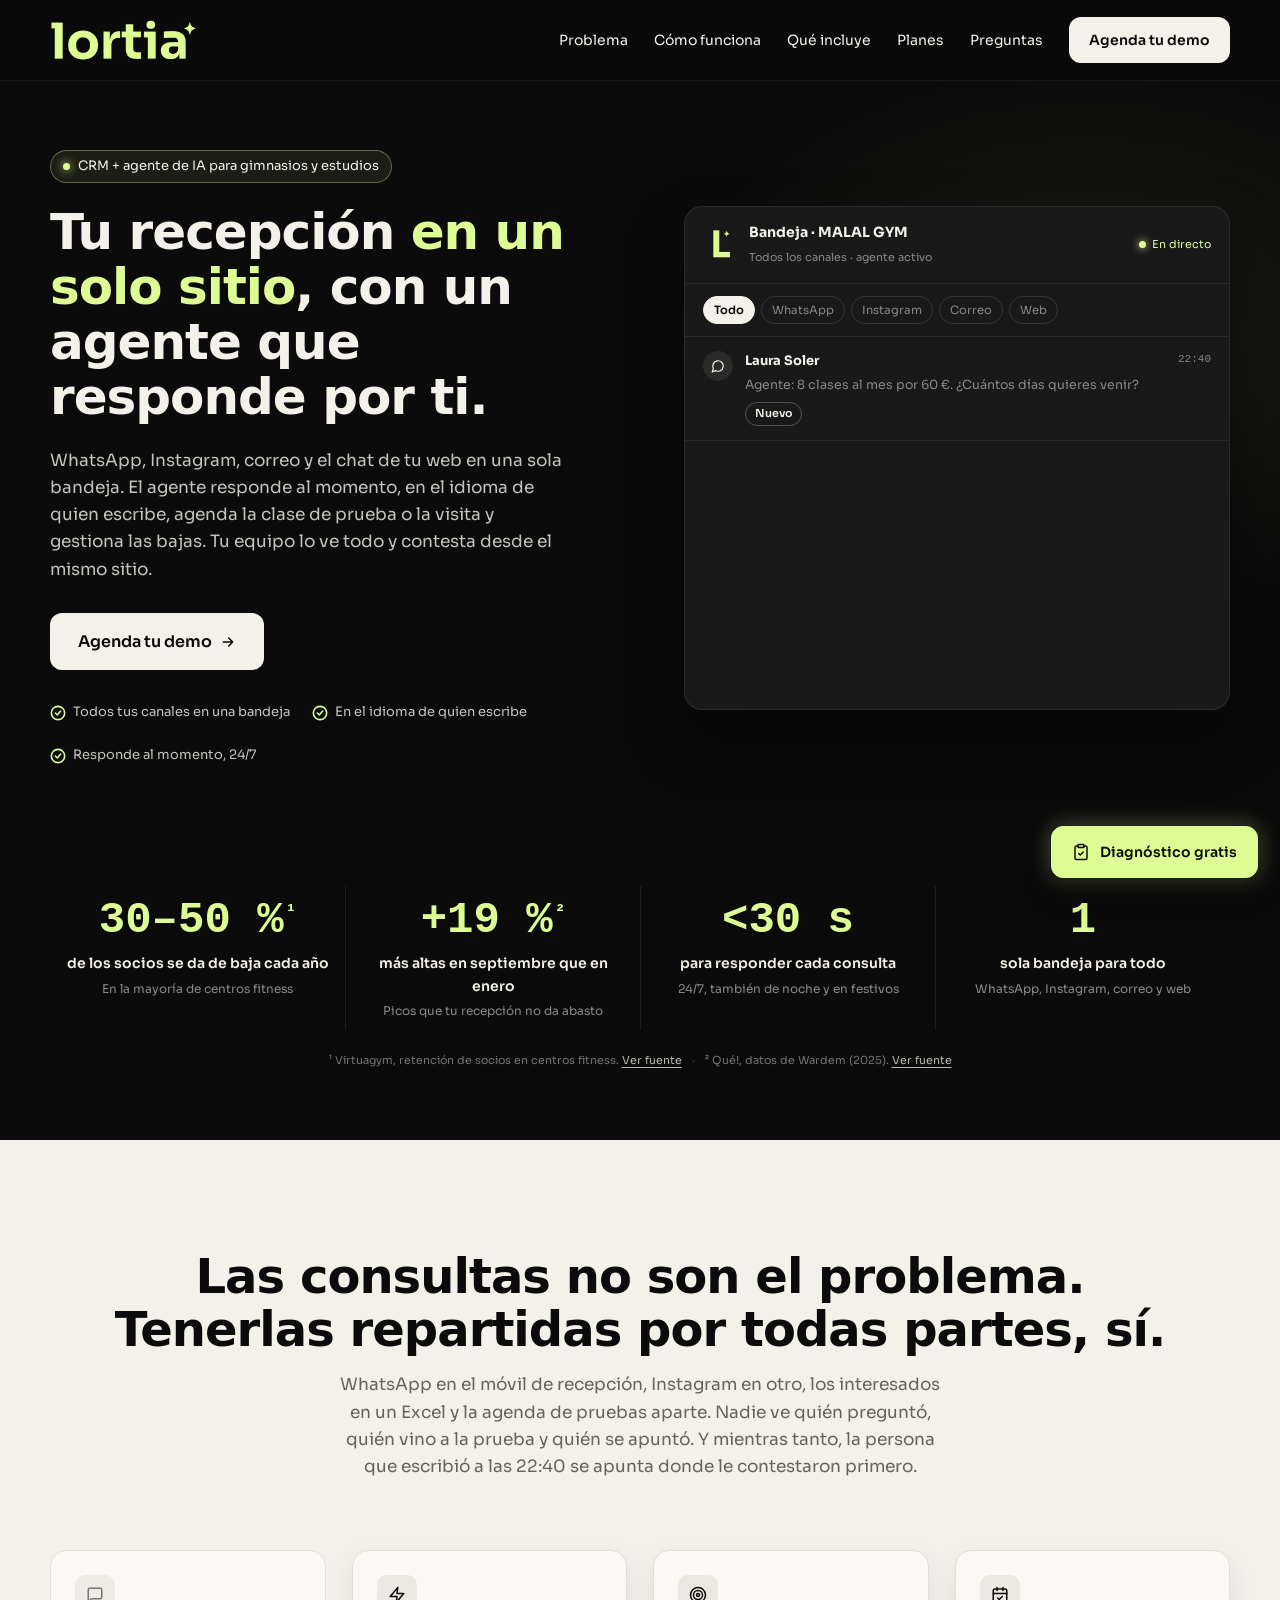
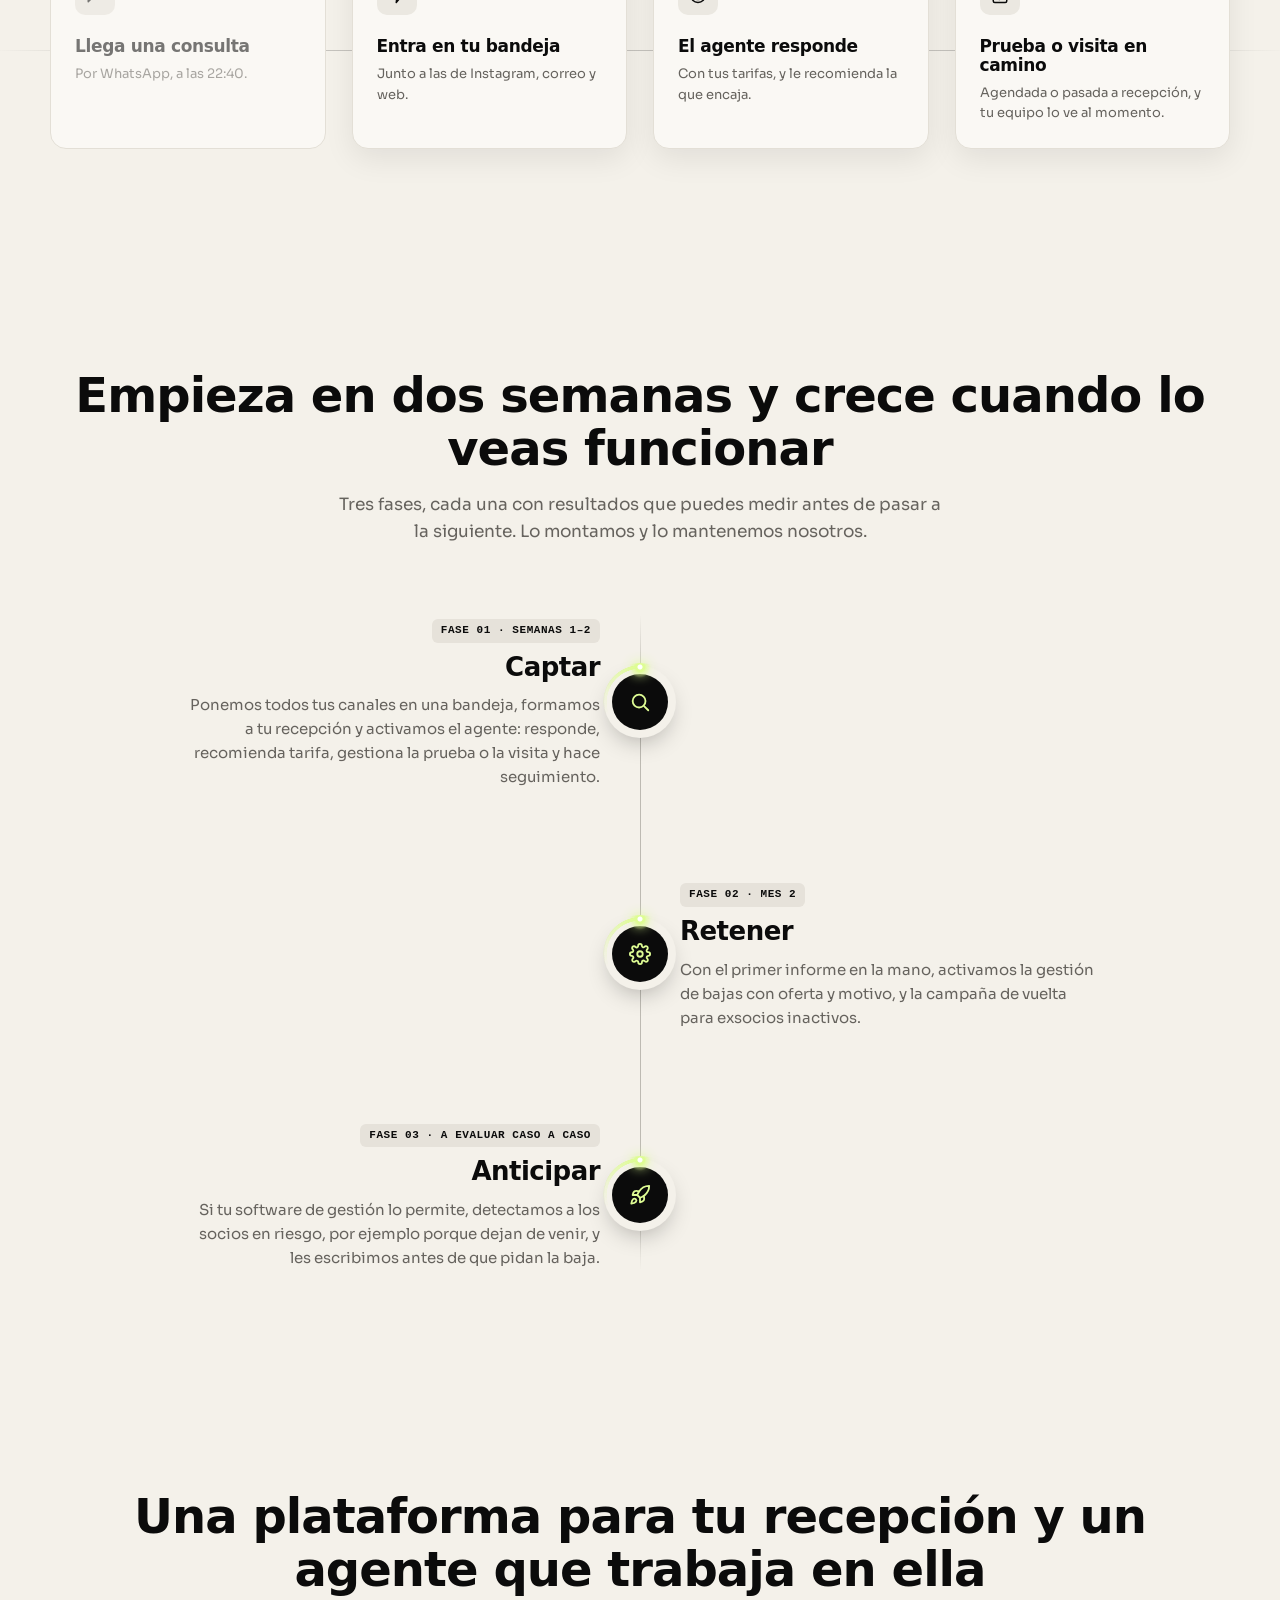
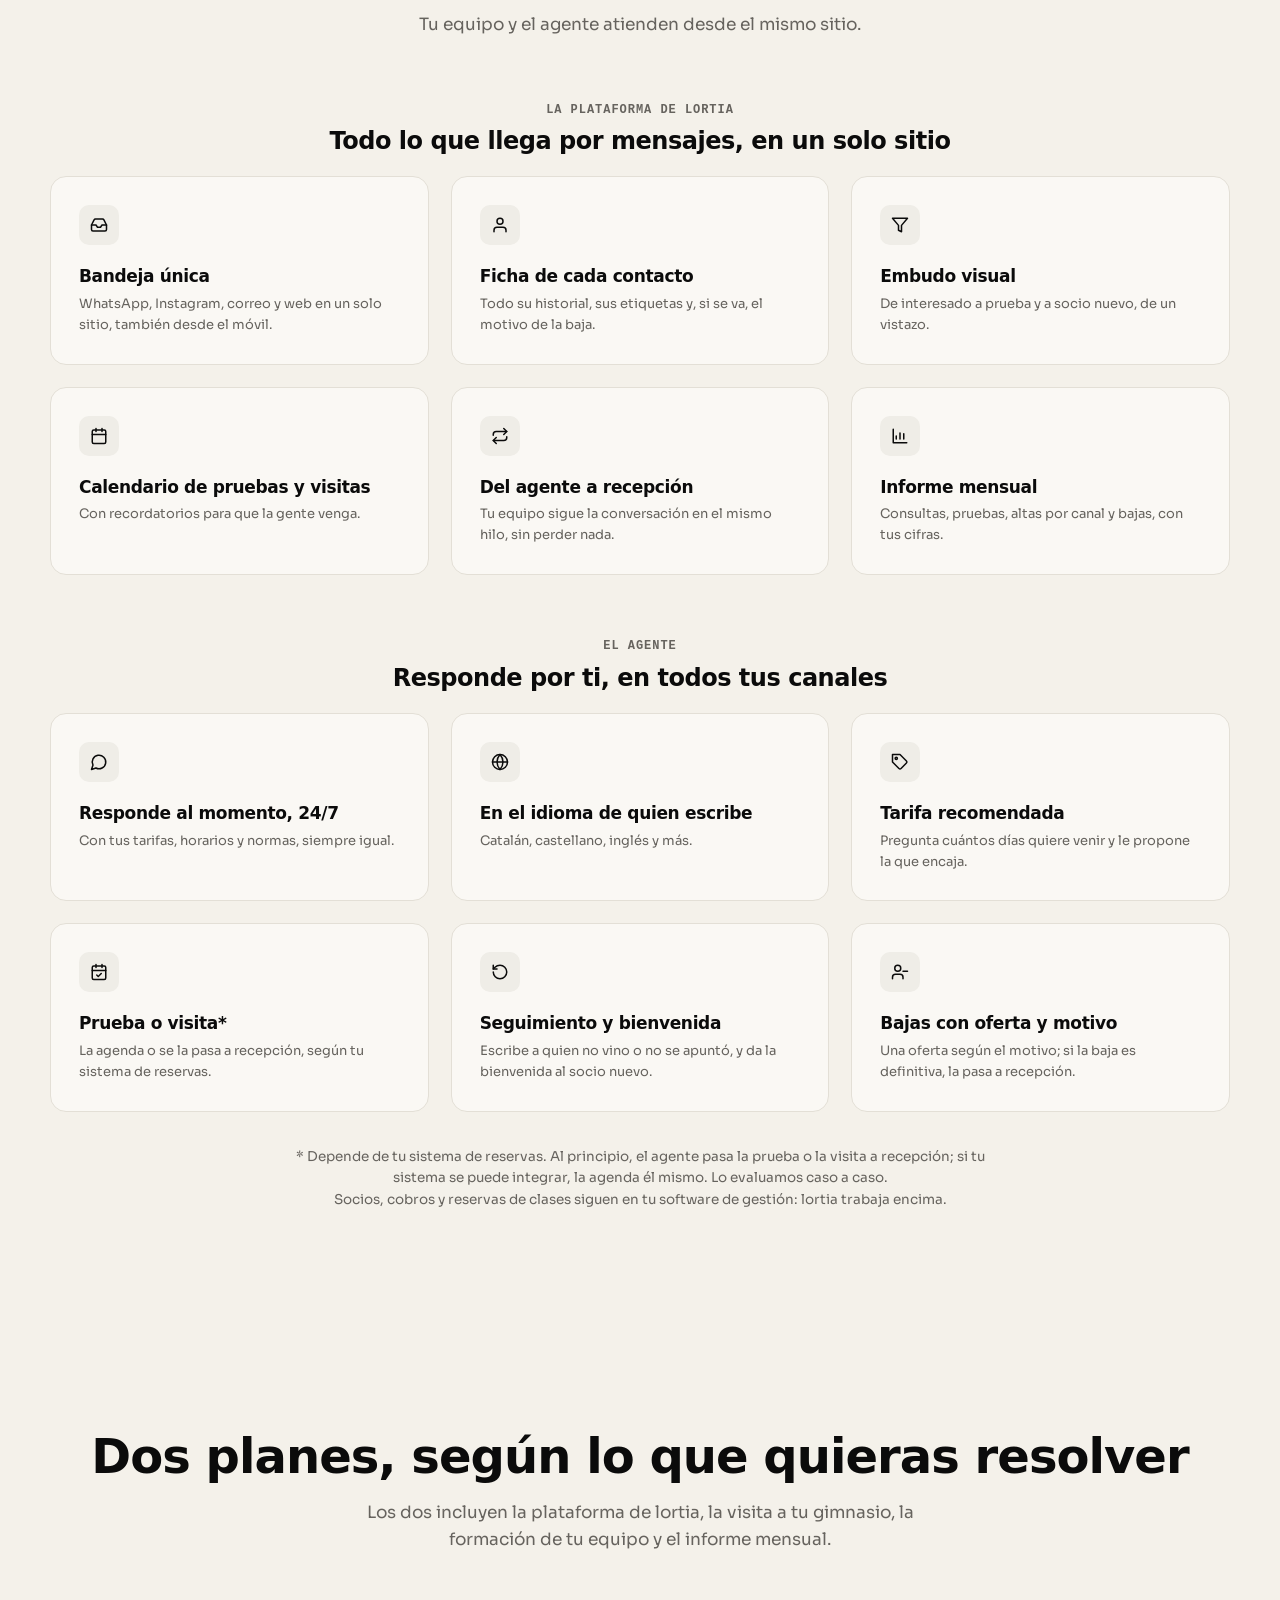
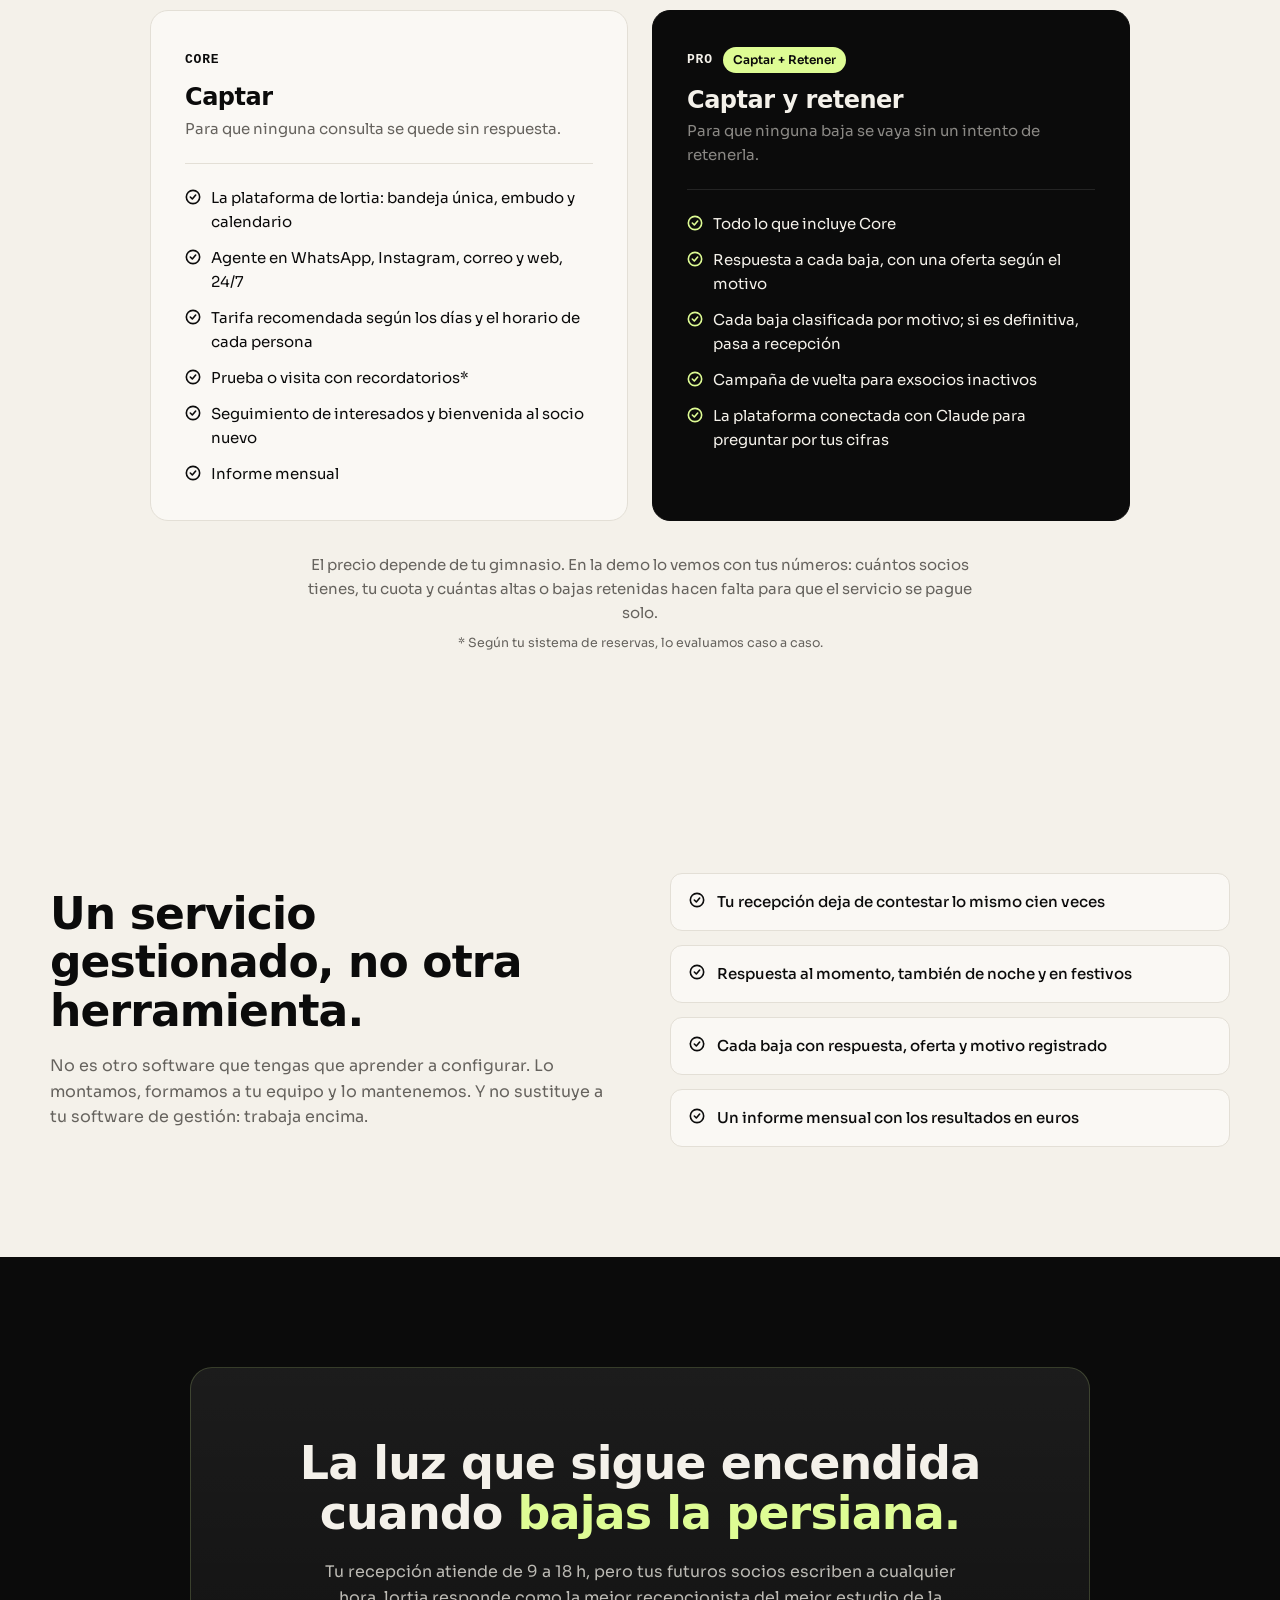
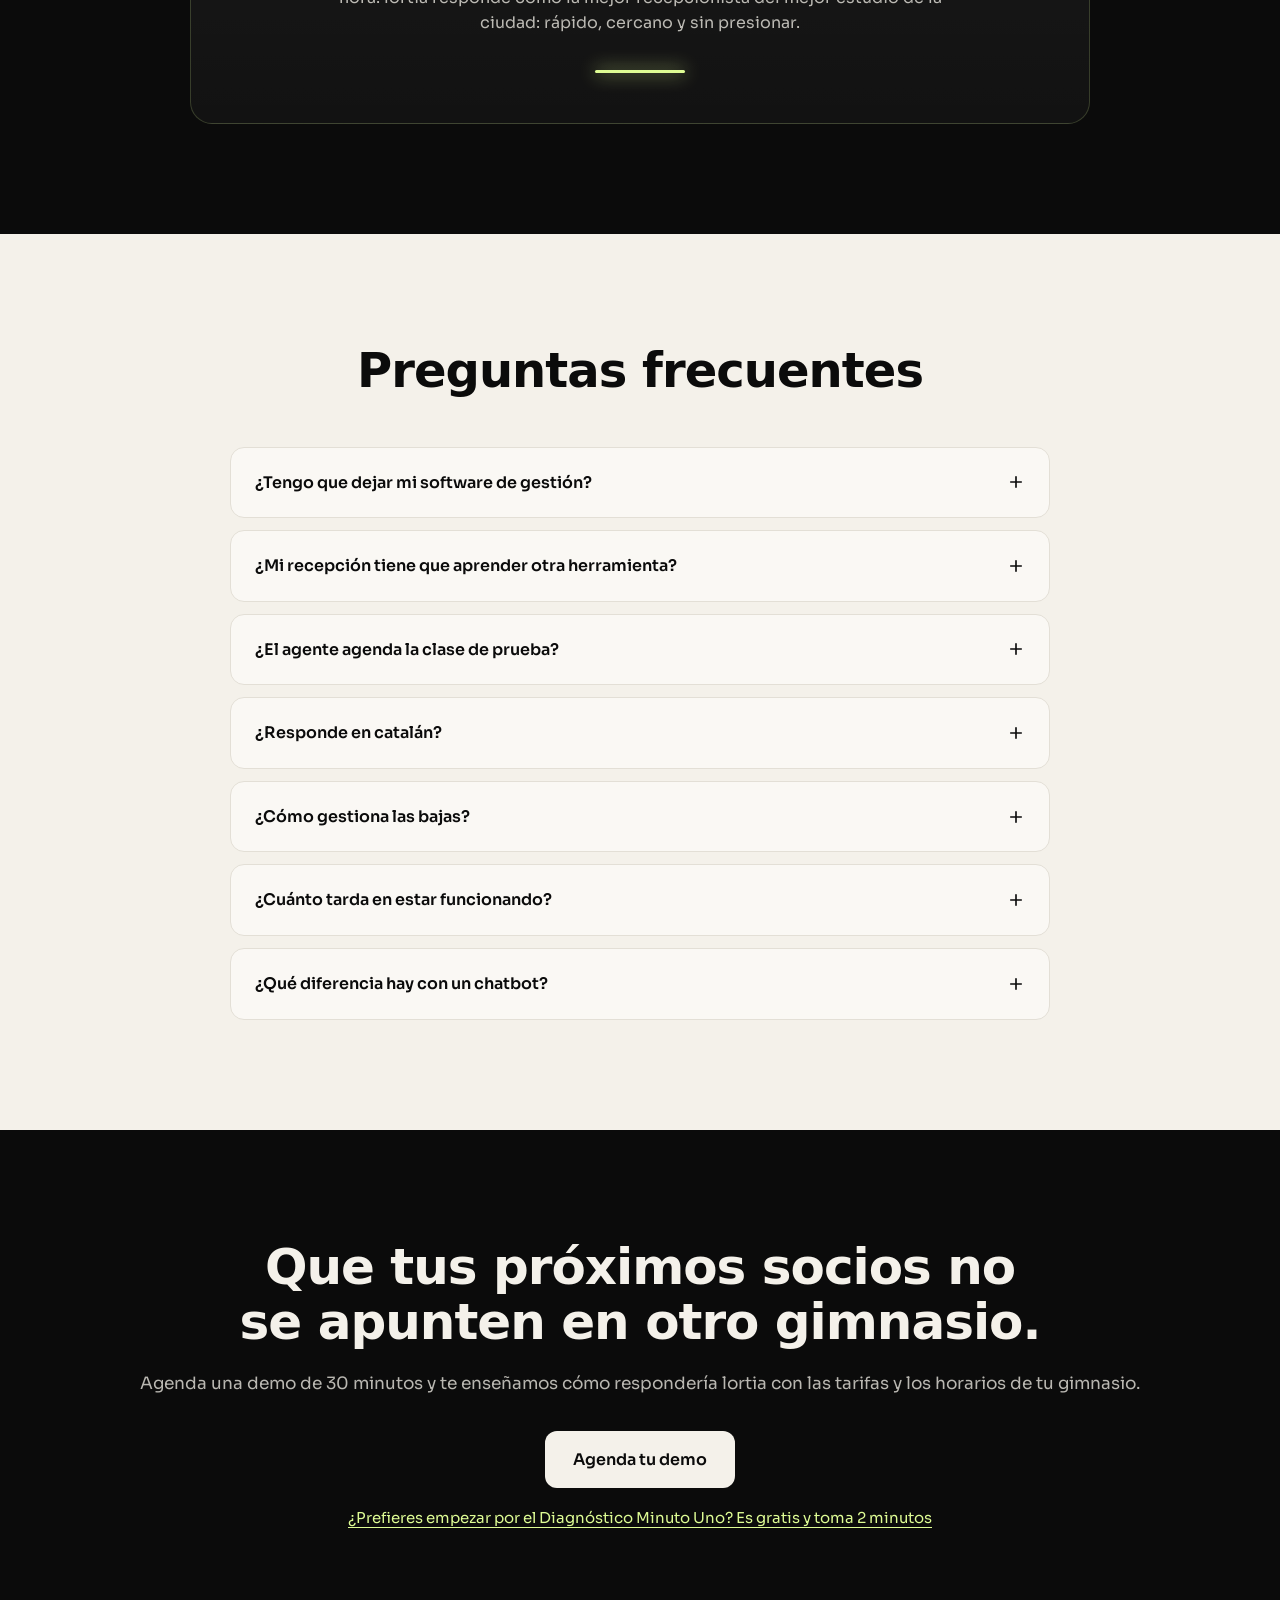
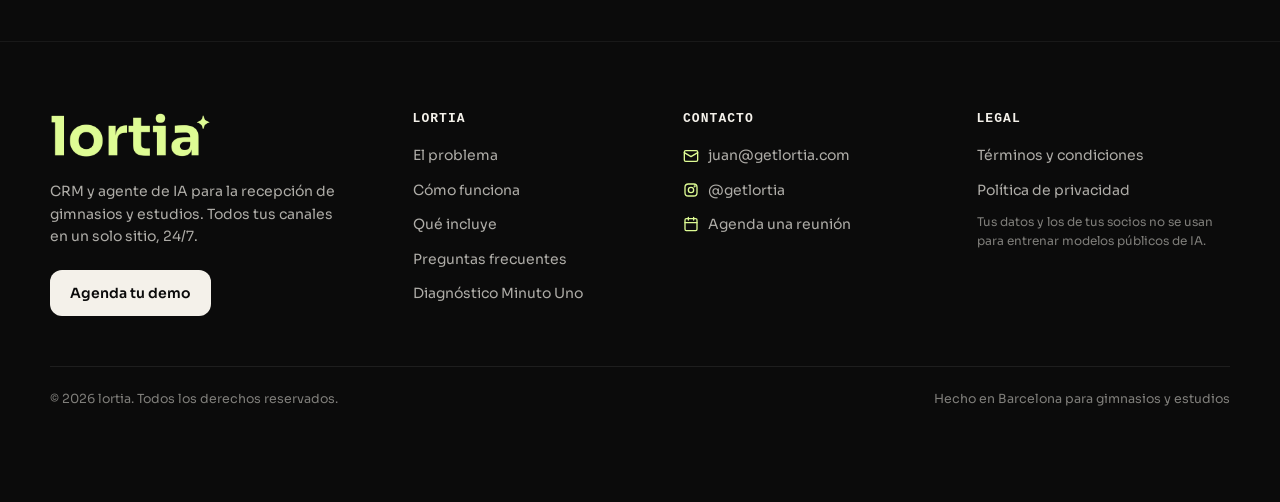
<file: index.html>
<!DOCTYPE html>
<html lang="es">
<head>
  <meta charset="UTF-8">
  <meta name="viewport" content="width=device-width, initial-scale=1.0">
  <title>lortia — Agentes de IA para gimnasios y estudios</title>
  <meta name="robots" content="noindex">
</head>
<body>
  <!-- Vista previa en GitHub Pages. La web real vive en GHL (getlortia.com).
       Para ver otra página: ?p=terminos o ?p=agenda -->
  <div id="captia-landing"></div>
  <script>
    var p = new URLSearchParams(location.search).get('p') || 'home';
    var el = document.getElementById('captia-landing');
    el.setAttribute('data-page', p);
    el.setAttribute('data-base', location.href.split('?')[0].replace(/index\.html$/, '').replace(/[^/]*$/, ''));
  </script>
  <script src="loader.js"></script>
</body>
</html>
</file>
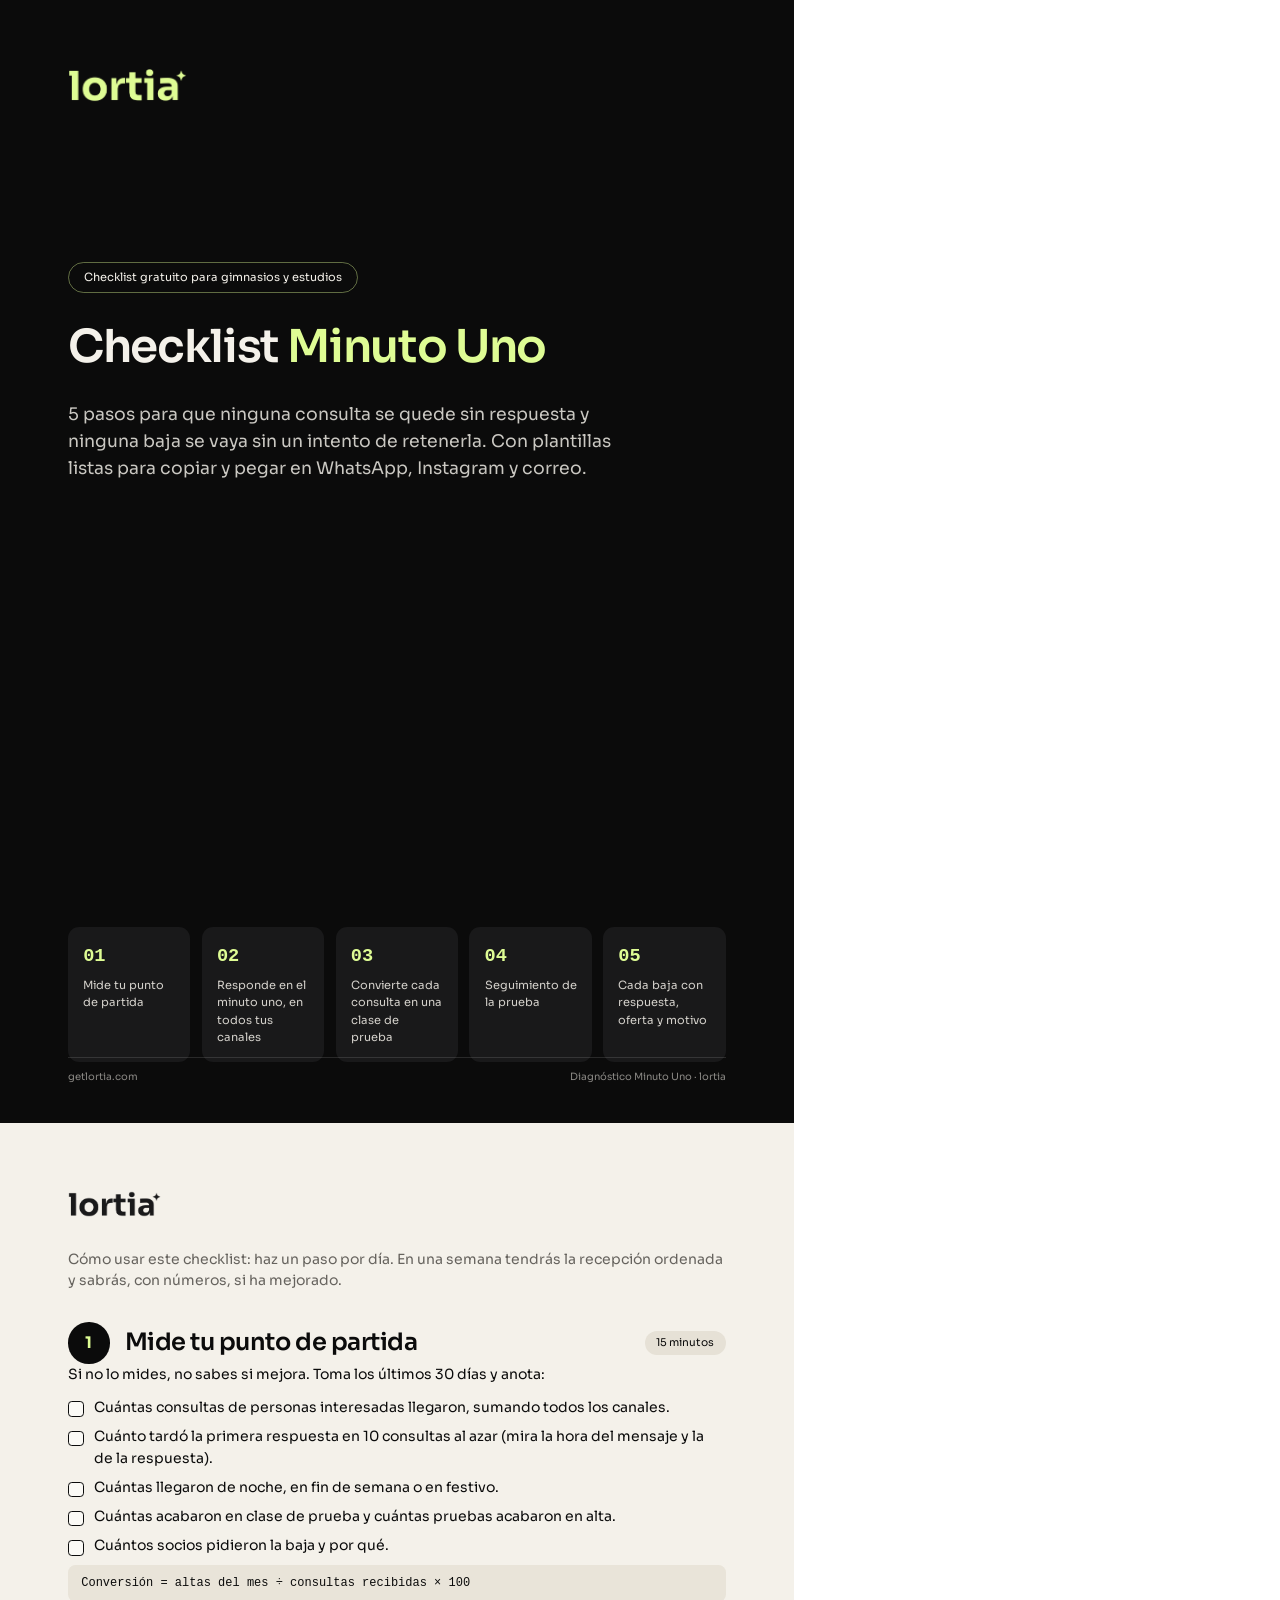
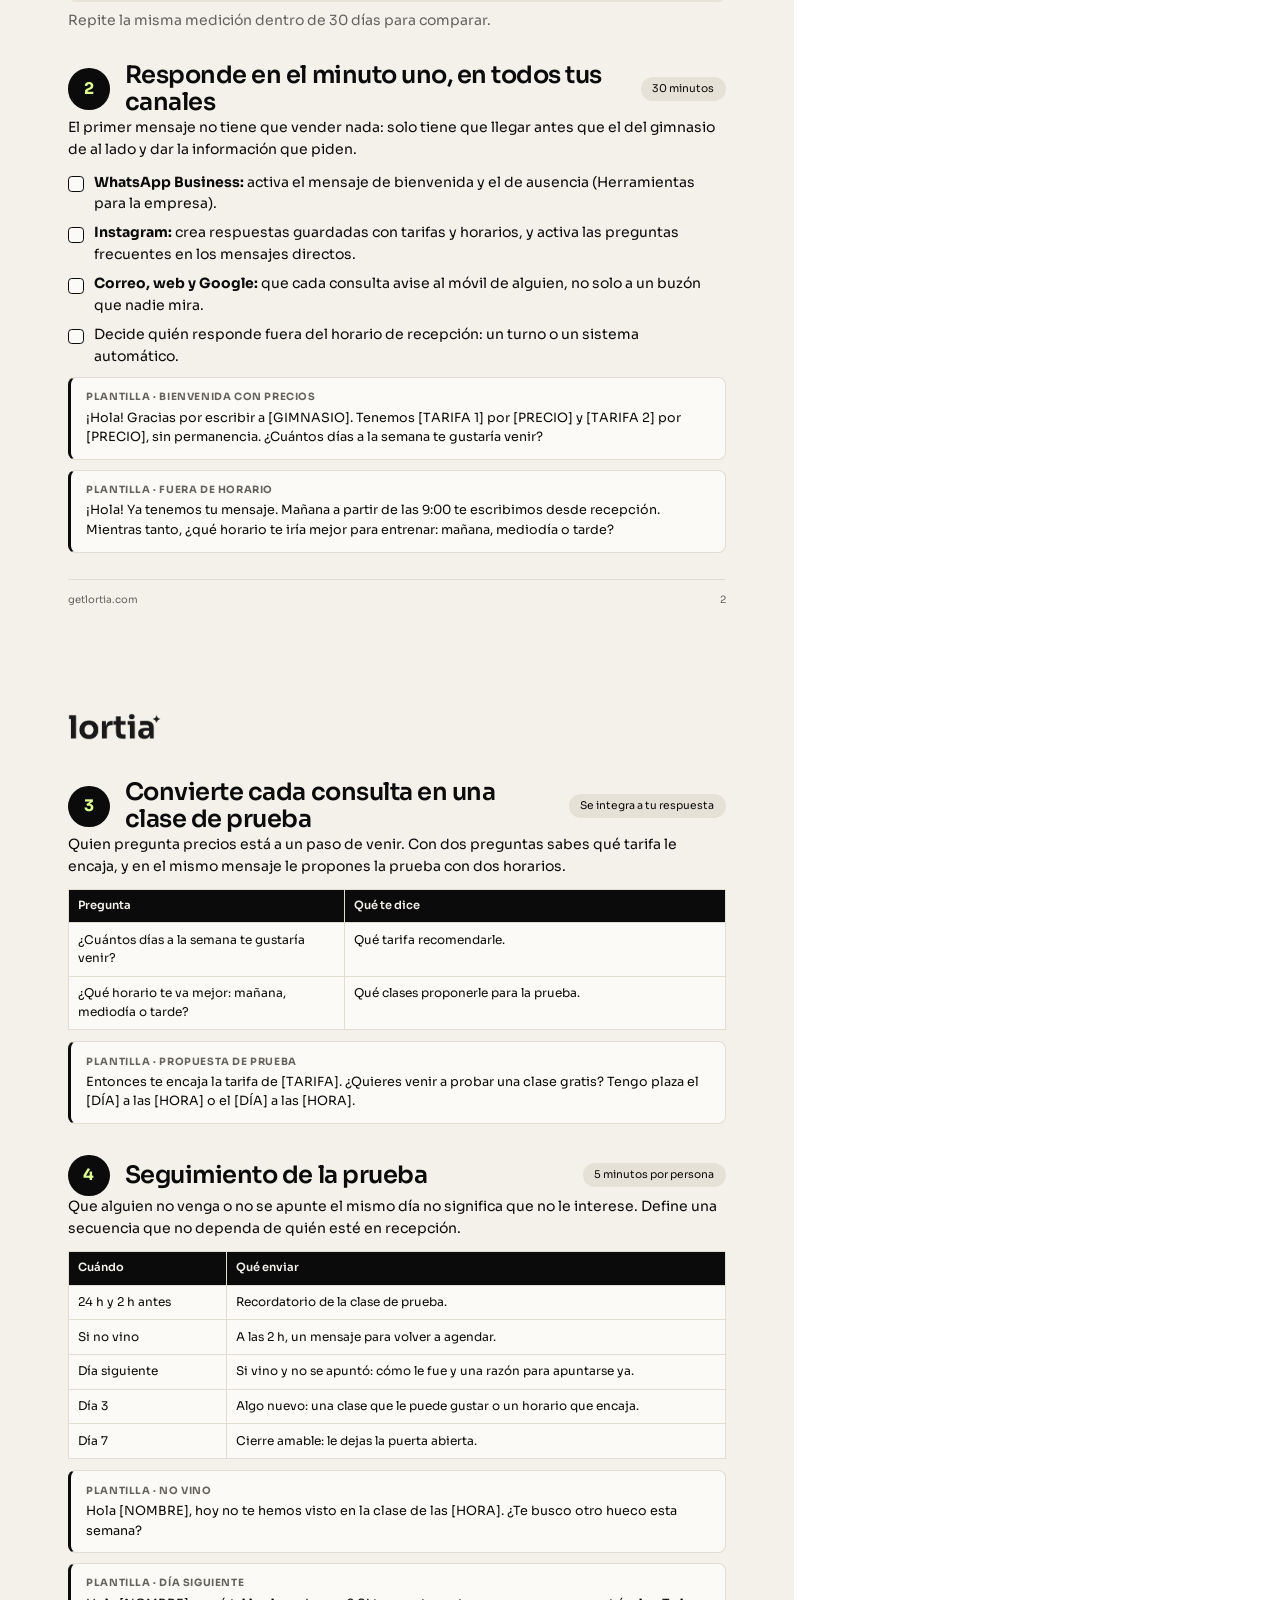
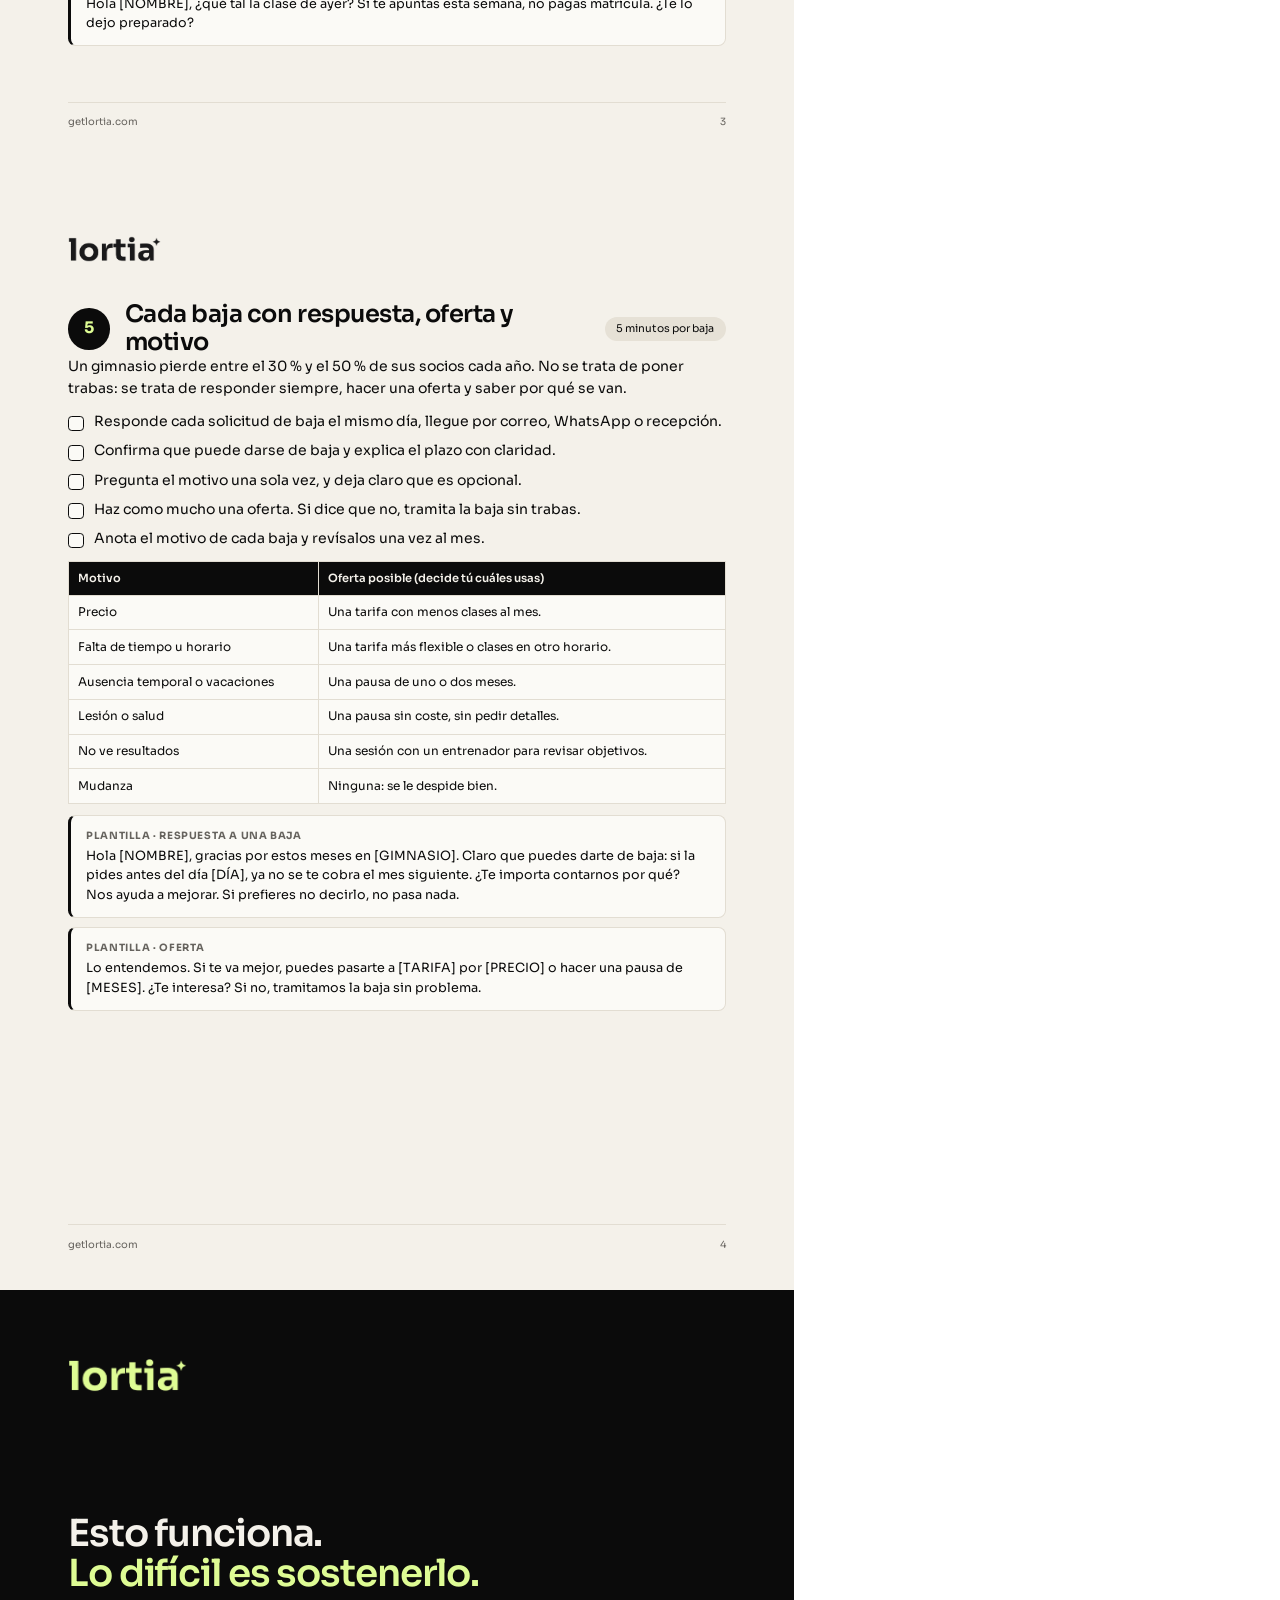
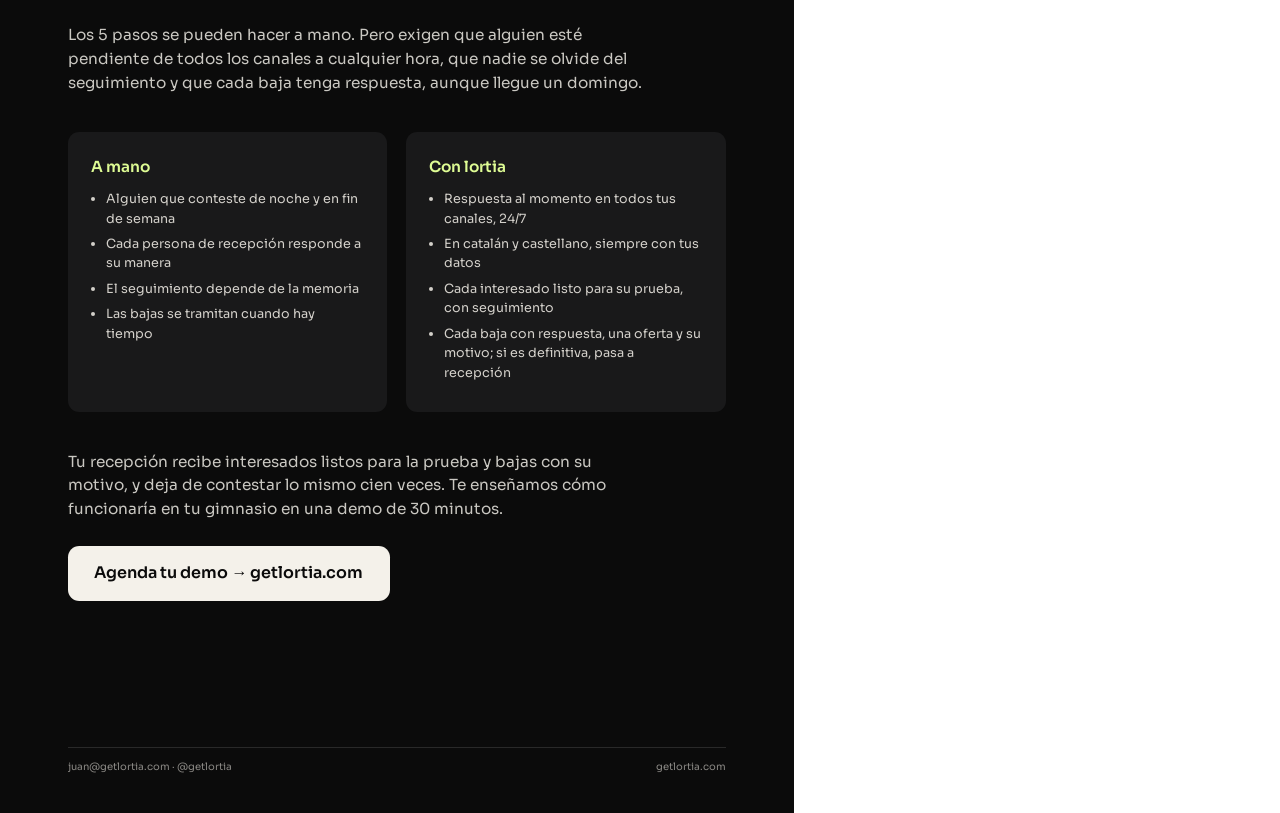
<file: lead-magnet/checklist.html>
<!DOCTYPE html>
<html lang="es">
<head>
<meta charset="UTF-8">
<title>Checklist Minuto Uno · lortia</title>
<!-- Fuente del PDF assets/checklist-minuto-uno.pdf. Para regenerarlo: node lead-magnet/build-pdf.js -->
<style>
  @font-face { font-family: "Sora"; src: url("fonts/sora.woff2") format("woff2"); font-weight: 100 800; unicode-range: U+0000-00FF, U+0131, U+0152-0153, U+02BB-02BC, U+02C6, U+02DA, U+02DC, U+2000-206F, U+2074, U+20AC, U+2122, U+2191, U+2193, U+2212, U+2215, U+FEFF, U+FFFD; }
  @font-face { font-family: "Sora"; src: url("fonts/sora-ext.woff2") format("woff2"); font-weight: 100 800; }
  @page { size: A4; margin: 0; }
  :root { --onyx:#0b0b0b; --carbon:#19191a; --marfil:#f4f1ea; --humo:#8a8884; --grafito:#66635e; --lima:#defc94; --linea:#e2ddd2; --blanco:#fbfaf6; }
  * { box-sizing: border-box; margin: 0; padding: 0; }
  body { font-family: "Sora", Arial, sans-serif; color: var(--onyx); font-size: 10.5pt; line-height: 1.55; -webkit-print-color-adjust: exact; print-color-adjust: exact; }
  .page { width: 210mm; height: 297mm; padding: 18mm 18mm 16mm; position: relative; overflow: hidden; background: var(--marfil); page-break-after: always; }
  .page:last-child { page-break-after: auto; }
  .logo { font-weight: 600; font-size: 15pt; letter-spacing: -0.03em; color: var(--onyx); }
  .logo sup { font-size: 7pt; }
  .dark .logo { color: var(--lima); }
  .foot { position: absolute; left: 18mm; right: 18mm; bottom: 10mm; display: flex; justify-content: space-between; font-size: 7.5pt; color: var(--grafito); border-top: 1px solid var(--linea); padding-top: 3mm; }
  h1 { font-size: 34pt; line-height: 1.05; letter-spacing: -0.03em; font-weight: 600; }
  h2 { font-size: 18pt; line-height: 1.15; letter-spacing: -0.02em; font-weight: 600; margin: 2mm 0 3mm; }
  h3 { font-size: 11.5pt; font-weight: 600; margin: 5mm 0 2mm; }
  p { margin-bottom: 2.5mm; }
  .muted { color: var(--grafito); }
  .cover { background: var(--onyx); color: var(--marfil); display: flex; flex-direction: column; }
  .cover .pill { display: inline-block; border: 1px solid rgba(222,252,148,.4); color: var(--marfil); border-radius: 99px; padding: 1.5mm 4mm; font-size: 8.5pt; margin: 40mm 0 8mm; }
  .cover h1 span { color: var(--lima); }
  .cover .sub { font-size: 13pt; color: rgba(244,241,234,.82); margin-top: 8mm; max-width: 150mm; }
  .cover .steps { margin-top: auto; display: grid; grid-template-columns: repeat(5, 1fr); gap: 3mm; }
  .cover .steps div { background: var(--carbon); border-radius: 3mm; padding: 4mm; font-size: 8.5pt; color: rgba(244,241,234,.85); min-height: 26mm; }
  .cover .steps b { display: block; font-family: ui-monospace, Menlo, monospace; color: var(--lima); font-size: 14pt; margin-bottom: 1.5mm; }
  .cover .foot, .closing .foot { color: var(--humo); border-color: rgba(255,255,255,.12); }
  .step-head { display: flex; align-items: center; gap: 4mm; margin-top: 8mm; }
  .step-head:first-of-type { margin-top: 6mm; }
  .num { width: 11mm; height: 11mm; border-radius: 50%; background: var(--onyx); color: var(--lima); display: grid; place-items: center; font-weight: 700; font-size: 12pt; flex-shrink: 0; }
  .step-head h2 { margin: 0; }
  .time { margin-left: auto; font-size: 8pt; background: #e6e1d6; border-radius: 99px; padding: 1mm 3mm; white-space: nowrap; }
  .checks { list-style: none; margin: 3mm 0 0; }
  .checks li { position: relative; padding-left: 7mm; margin-bottom: 2mm; }
  .checks li::before { content: ""; position: absolute; left: 0; top: 1.2mm; width: 3.6mm; height: 3.6mm; border: 1.4px solid var(--onyx); border-radius: 1mm; background: var(--blanco); }
  .box { background: var(--blanco); border: 1px solid var(--linea); border-radius: 3mm; padding: 4mm 5mm; margin: 3mm 0; }
  .msg { background: var(--blanco); border: 1px solid var(--linea); border-left: 3px solid var(--onyx); border-radius: 2mm; padding: 3mm 4mm; margin: 2.5mm 0; font-size: 9.5pt; }
  .msg .lbl { display: block; font-size: 7.5pt; font-weight: 700; color: var(--grafito); text-transform: uppercase; letter-spacing: .06em; margin-bottom: 1mm; }
  table { width: 100%; border-collapse: collapse; font-size: 9pt; margin: 3mm 0; background: var(--blanco); }
  th, td { border: 1px solid var(--linea); padding: 2mm 2.5mm; text-align: left; vertical-align: top; }
  th { background: var(--onyx); color: var(--marfil); font-weight: 600; font-size: 8.5pt; }
  .formula { font-family: ui-monospace, Menlo, monospace; font-size: 9pt; background: #e9e4d9; border-radius: 2mm; padding: 2.5mm 3.5mm; display: block; margin: 2mm 0; }
  .grid2 { display: grid; grid-template-columns: 1fr 1fr; gap: 4mm; }
  .closing { background: var(--onyx); color: var(--marfil); }
  .closing h1 { font-size: 28pt; margin-top: 30mm; }
  .closing h1 span { color: var(--lima); }
  .closing p { color: rgba(244,241,234,.82); font-size: 11.5pt; max-width: 155mm; }
  .closing .cmp { display: grid; grid-template-columns: 1fr 1fr; gap: 5mm; margin: 10mm 0; }
  .closing .cmp div { background: var(--carbon); border-radius: 3mm; padding: 6mm; font-size: 9.5pt; }
  .closing .cmp h3 { color: var(--lima); margin: 0 0 3mm; }
  .closing .cmp ul { padding-left: 4mm; color: rgba(244,241,234,.85); }
  .closing .cmp li { margin-bottom: 1.5mm; }
  .cta { display: inline-block; background: var(--marfil); color: var(--onyx); font-weight: 600; padding: 4mm 7mm; border-radius: 3mm; font-size: 12pt; margin-top: 4mm; text-decoration: none; }
</style>
</head>
<body>

<!-- ============ PORTADA ============ -->
<section class="page cover">
  <div class="logo"><img src="logo-lima.png" alt="lortia" style="height:9mm"></div>
  <div><span class="pill">Checklist gratuito para gimnasios y estudios</span></div>
  <h1>Checklist <span>Minuto Uno</span></h1>
  <p class="sub">5 pasos para que ninguna consulta se quede sin respuesta y ninguna baja se vaya sin un intento de retenerla. Con plantillas listas para copiar y pegar en WhatsApp, Instagram y correo.</p>
  <div class="steps">
    <div><b>01</b>Mide tu punto de partida</div>
    <div><b>02</b>Responde en el minuto uno, en todos tus canales</div>
    <div><b>03</b>Convierte cada consulta en una clase de prueba</div>
    <div><b>04</b>Seguimiento de la prueba</div>
    <div><b>05</b>Cada baja con respuesta, oferta y motivo</div>
  </div>
  <div class="foot"><span>getlortia.com</span><span>Diagnóstico Minuto Uno · lortia</span></div>
</section>

<!-- ============ PASOS 1 y 2 ============ -->
<section class="page">
  <div class="logo"><img src="logo-onyx.png" alt="lortia" style="height:7mm"></div>
  <p class="muted" style="margin-top:6mm">Cómo usar este checklist: haz un paso por día. En una semana tendrás la recepción ordenada y sabrás, con números, si ha mejorado.</p>

  <div class="step-head"><div class="num">1</div><h2>Mide tu punto de partida</h2><span class="time">15 minutos</span></div>
  <p>Si no lo mides, no sabes si mejora. Toma los últimos 30 días y anota:</p>
  <ul class="checks">
    <li>Cuántas consultas de personas interesadas llegaron, sumando todos los canales.</li>
    <li>Cuánto tardó la primera respuesta en 10 consultas al azar (mira la hora del mensaje y la de la respuesta).</li>
    <li>Cuántas llegaron de noche, en fin de semana o en festivo.</li>
    <li>Cuántas acabaron en clase de prueba y cuántas pruebas acabaron en alta.</li>
    <li>Cuántos socios pidieron la baja y por qué.</li>
  </ul>
  <span class="formula">Conversión = altas del mes ÷ consultas recibidas × 100</span>
  <p class="muted">Repite la misma medición dentro de 30 días para comparar.</p>

  <div class="step-head"><div class="num">2</div><h2>Responde en el minuto uno, en todos tus canales</h2><span class="time">30 minutos</span></div>
  <p>El primer mensaje no tiene que vender nada: solo tiene que llegar antes que el del gimnasio de al lado y dar la información que piden.</p>
  <ul class="checks">
    <li><b>WhatsApp Business:</b> activa el mensaje de bienvenida y el de ausencia (Herramientas para la empresa).</li>
    <li><b>Instagram:</b> crea respuestas guardadas con tarifas y horarios, y activa las preguntas frecuentes en los mensajes directos.</li>
    <li><b>Correo, web y Google:</b> que cada consulta avise al móvil de alguien, no solo a un buzón que nadie mira.</li>
    <li>Decide quién responde fuera del horario de recepción: un turno o un sistema automático.</li>
  </ul>
  <div class="msg"><span class="lbl">Plantilla · Bienvenida con precios</span>¡Hola! Gracias por escribir a [GIMNASIO]. Tenemos [TARIFA 1] por [PRECIO] y [TARIFA 2] por [PRECIO], sin permanencia. ¿Cuántos días a la semana te gustaría venir?</div>
  <div class="msg"><span class="lbl">Plantilla · Fuera de horario</span>¡Hola! Ya tenemos tu mensaje. Mañana a partir de las 9:00 te escribimos desde recepción. Mientras tanto, ¿qué horario te iría mejor para entrenar: mañana, mediodía o tarde?</div>

  <div class="foot"><span>getlortia.com</span><span>2</span></div>
</section>

<!-- ============ PASOS 3 y 4 ============ -->
<section class="page">
  <div class="logo"><img src="logo-onyx.png" alt="lortia" style="height:7mm"></div>

  <div class="step-head"><div class="num">3</div><h2>Convierte cada consulta en una clase de prueba</h2><span class="time">Se integra a tu respuesta</span></div>
  <p>Quien pregunta precios está a un paso de venir. Con dos preguntas sabes qué tarifa le encaja, y en el mismo mensaje le propones la prueba con dos horarios.</p>
  <table>
    <tr><th style="width:42%">Pregunta</th><th>Qué te dice</th></tr>
    <tr><td>¿Cuántos días a la semana te gustaría venir?</td><td>Qué tarifa recomendarle.</td></tr>
    <tr><td>¿Qué horario te va mejor: mañana, mediodía o tarde?</td><td>Qué clases proponerle para la prueba.</td></tr>
  </table>
  <div class="msg"><span class="lbl">Plantilla · Propuesta de prueba</span>Entonces te encaja la tarifa de [TARIFA]. ¿Quieres venir a probar una clase gratis? Tengo plaza el [DÍA] a las [HORA] o el [DÍA] a las [HORA].</div>

  <div class="step-head"><div class="num">4</div><h2>Seguimiento de la prueba</h2><span class="time">5 minutos por persona</span></div>
  <p>Que alguien no venga o no se apunte el mismo día no significa que no le interese. Define una secuencia que no dependa de quién esté en recepción.</p>
  <table>
    <tr><th style="width:24%">Cuándo</th><th>Qué enviar</th></tr>
    <tr><td>24 h y 2 h antes</td><td>Recordatorio de la clase de prueba.</td></tr>
    <tr><td>Si no vino</td><td>A las 2 h, un mensaje para volver a agendar.</td></tr>
    <tr><td>Día siguiente</td><td>Si vino y no se apuntó: cómo le fue y una razón para apuntarse ya.</td></tr>
    <tr><td>Día 3</td><td>Algo nuevo: una clase que le puede gustar o un horario que encaja.</td></tr>
    <tr><td>Día 7</td><td>Cierre amable: le dejas la puerta abierta.</td></tr>
  </table>
  <div class="msg"><span class="lbl">Plantilla · No vino</span>Hola [NOMBRE], hoy no te hemos visto en la clase de las [HORA]. ¿Te busco otro hueco esta semana?</div>
  <div class="msg"><span class="lbl">Plantilla · Día siguiente</span>Hola [NOMBRE], ¿qué tal la clase de ayer? Si te apuntas esta semana, no pagas matrícula. ¿Te lo dejo preparado?</div>

  <div class="foot"><span>getlortia.com</span><span>3</span></div>
</section>

<!-- ============ PASO 5 ============ -->
<section class="page">
  <div class="logo"><img src="logo-onyx.png" alt="lortia" style="height:7mm"></div>

  <div class="step-head"><div class="num">5</div><h2>Cada baja con respuesta, oferta y motivo</h2><span class="time">5 minutos por baja</span></div>
  <p>Un gimnasio pierde entre el 30 % y el 50 % de sus socios cada año. No se trata de poner trabas: se trata de responder siempre, hacer una oferta y saber por qué se van.</p>
  <ul class="checks">
    <li>Responde cada solicitud de baja el mismo día, llegue por correo, WhatsApp o recepción.</li>
    <li>Confirma que puede darse de baja y explica el plazo con claridad.</li>
    <li>Pregunta el motivo una sola vez, y deja claro que es opcional.</li>
    <li>Haz como mucho una oferta. Si dice que no, tramita la baja sin trabas.</li>
    <li>Anota el motivo de cada baja y revísalos una vez al mes.</li>
  </ul>
  <table>
    <tr><th style="width:38%">Motivo</th><th>Oferta posible (decide tú cuáles usas)</th></tr>
    <tr><td>Precio</td><td>Una tarifa con menos clases al mes.</td></tr>
    <tr><td>Falta de tiempo u horario</td><td>Una tarifa más flexible o clases en otro horario.</td></tr>
    <tr><td>Ausencia temporal o vacaciones</td><td>Una pausa de uno o dos meses.</td></tr>
    <tr><td>Lesión o salud</td><td>Una pausa sin coste, sin pedir detalles.</td></tr>
    <tr><td>No ve resultados</td><td>Una sesión con un entrenador para revisar objetivos.</td></tr>
    <tr><td>Mudanza</td><td>Ninguna: se le despide bien.</td></tr>
  </table>
  <div class="msg"><span class="lbl">Plantilla · Respuesta a una baja</span>Hola [NOMBRE], gracias por estos meses en [GIMNASIO]. Claro que puedes darte de baja: si la pides antes del día [DÍA], ya no se te cobra el mes siguiente. ¿Te importa contarnos por qué? Nos ayuda a mejorar. Si prefieres no decirlo, no pasa nada.</div>
  <div class="msg"><span class="lbl">Plantilla · Oferta</span>Lo entendemos. Si te va mejor, puedes pasarte a [TARIFA] por [PRECIO] o hacer una pausa de [MESES]. ¿Te interesa? Si no, tramitamos la baja sin problema.</div>

  <div class="foot"><span>getlortia.com</span><span>4</span></div>
</section>

<!-- ============ CIERRE ============ -->
<section class="page closing">
  <div class="logo"><img src="logo-lima.png" alt="lortia" style="height:9mm"></div>
  <h1>Esto funciona.<br><span>Lo difícil es sostenerlo.</span></h1>
  <p style="margin-top:8mm">Los 5 pasos se pueden hacer a mano. Pero exigen que alguien esté pendiente de todos los canales a cualquier hora, que nadie se olvide del seguimiento y que cada baja tenga respuesta, aunque llegue un domingo.</p>
  <div class="cmp">
    <div>
      <h3>A mano</h3>
      <ul>
        <li>Alguien que conteste de noche y en fin de semana</li>
        <li>Cada persona de recepción responde a su manera</li>
        <li>El seguimiento depende de la memoria</li>
        <li>Las bajas se tramitan cuando hay tiempo</li>
      </ul>
    </div>
    <div>
      <h3>Con lortia</h3>
      <ul>
        <li>Respuesta al momento en todos tus canales, 24/7</li>
        <li>En catalán y castellano, siempre con tus datos</li>
        <li>Cada interesado listo para su prueba, con seguimiento</li>
        <li>Cada baja con respuesta, una oferta y su motivo; si es definitiva, pasa a recepción</li>
      </ul>
    </div>
  </div>
  <p>Tu recepción recibe interesados listos para la prueba y bajas con su motivo, y deja de contestar lo mismo cien veces. Te enseñamos cómo funcionaría en tu gimnasio en una demo de 30 minutos.</p>
  <a class="cta" href="https://getlortia.com/confirmacion-leadflow-inmo">Agenda tu demo → getlortia.com</a>
  <div class="foot"><span>juan@getlortia.com · @getlortia</span><span>getlortia.com</span></div>
</section>

</body>
</html>
</file>
